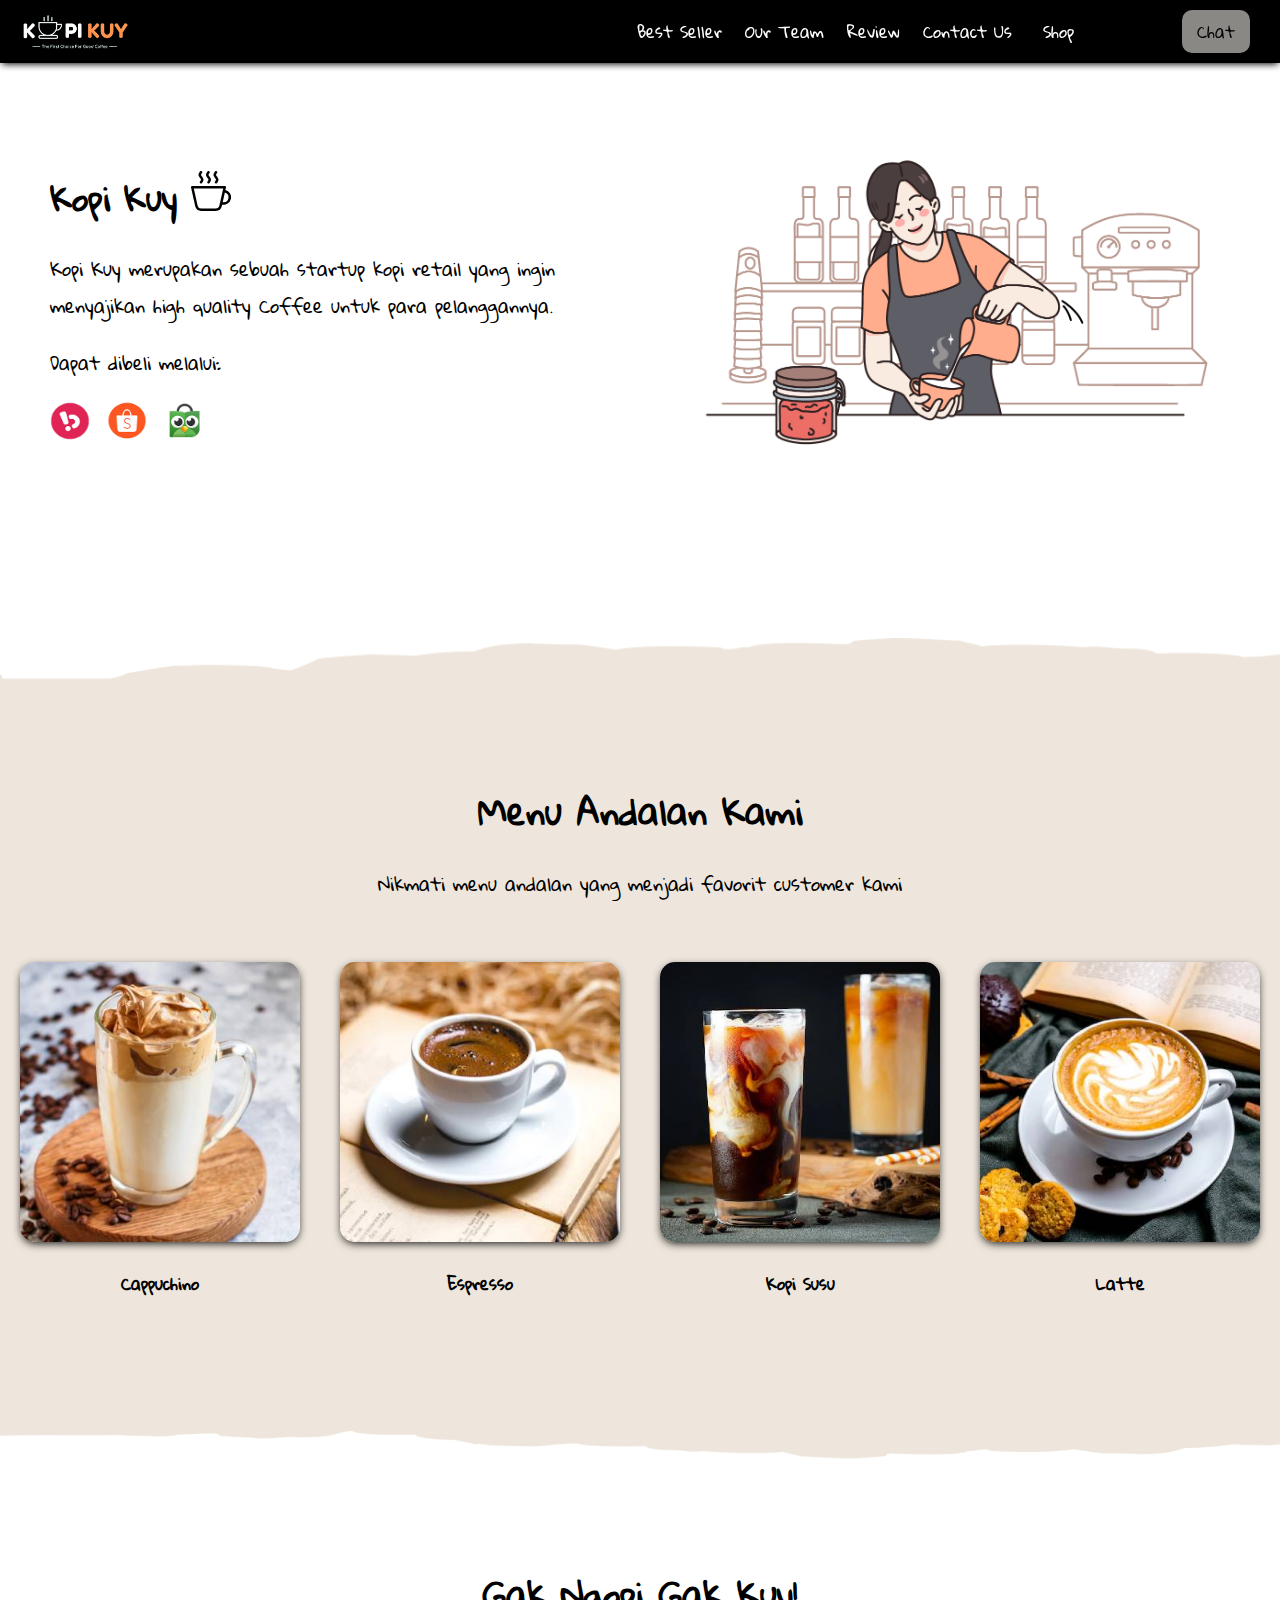
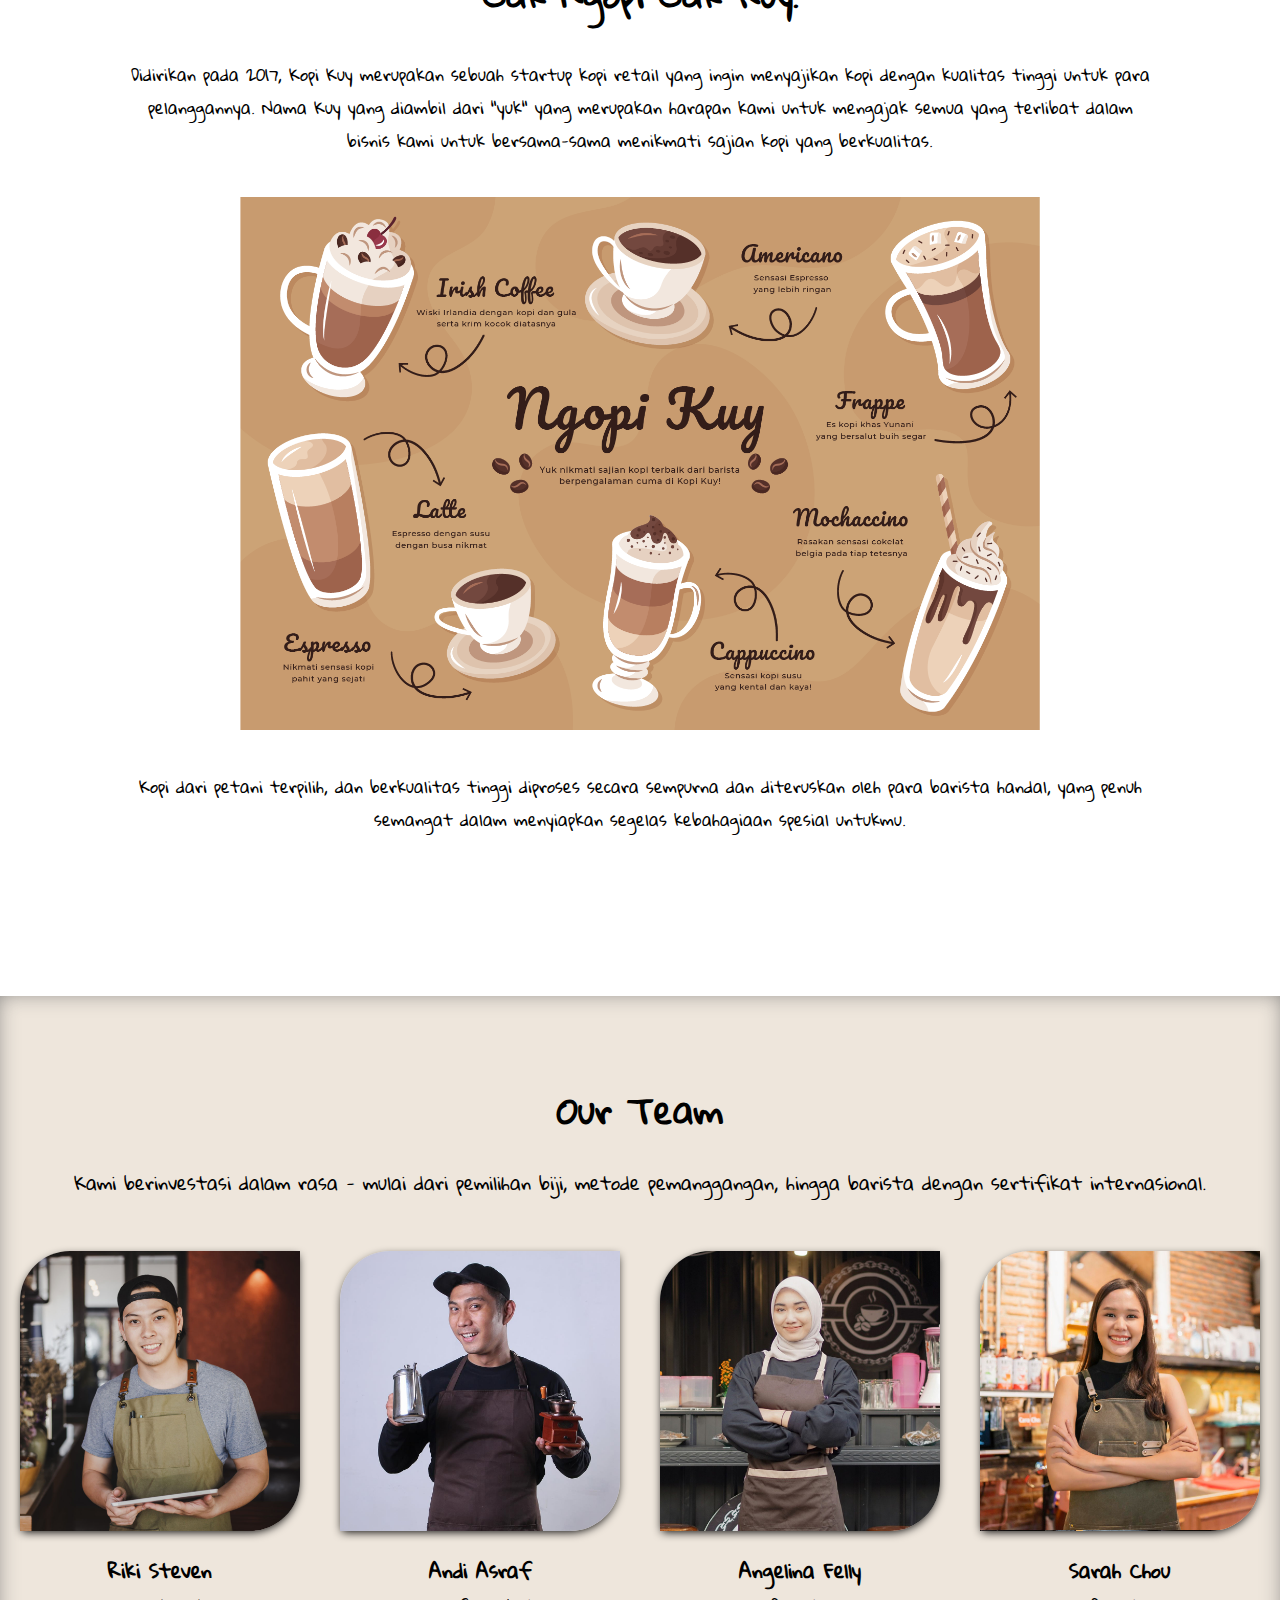
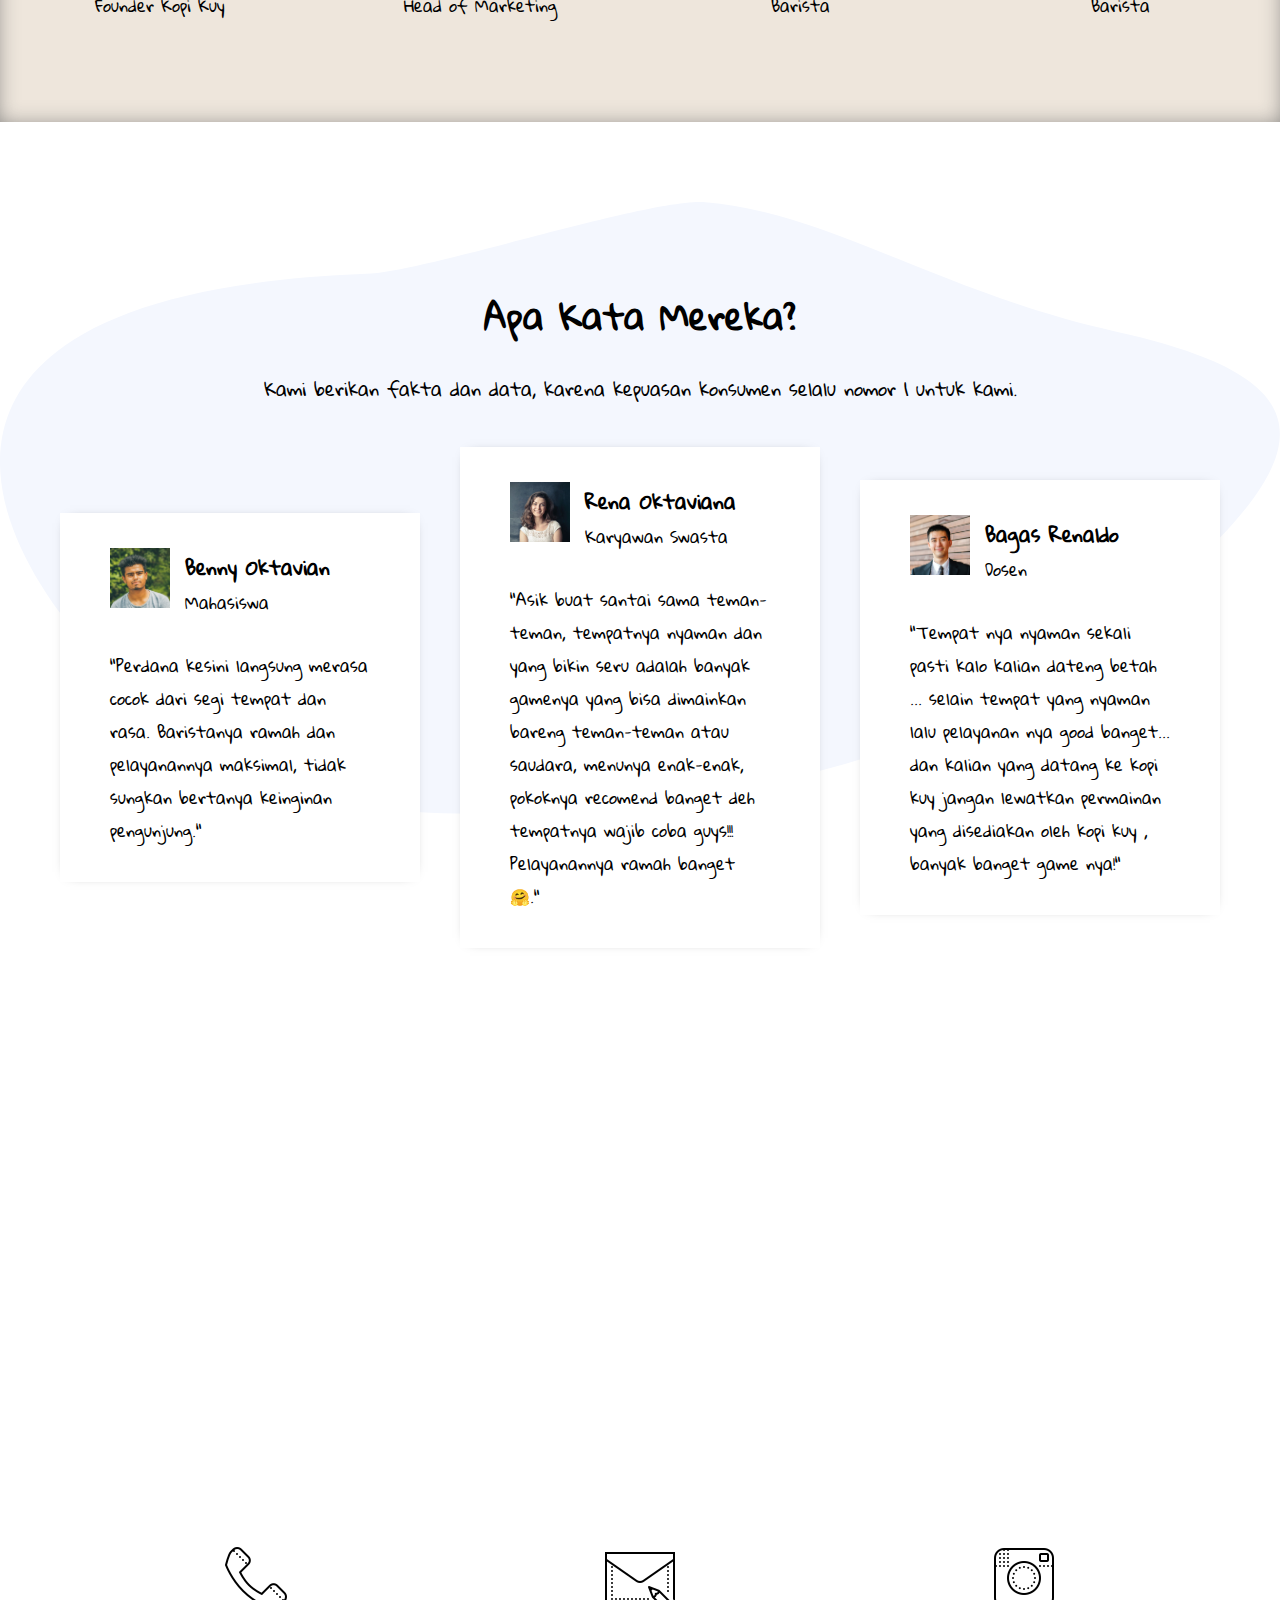
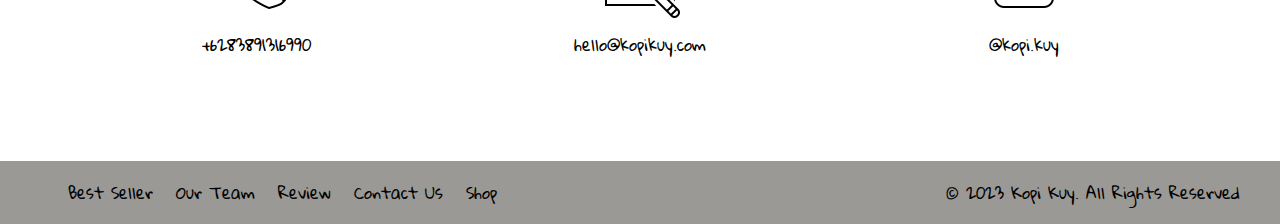
<file: index.html>
<!DOCTYPE html>
<html lang="id">

<head>
    <meta charset="UTF-8">
    <meta http-equiv="X-UA-Compatible" content="IE=edge">
    <meta name="viewport" content="width=device-width, initial-scale=1.0">
    <link rel="shortcut icon" href="images/favicon.ico" type="image/x-icon">
    <title>Website Kopi Kuy</title>
    <link rel="stylesheet" href="css/style.css">
</head>

<body>
    <nav>
        <img class="logo" src="images/logo/logo_kuy.png">
        <div class="navigasi">
            <a href="#best-seller">Best Seller</a>
            <a href="#our-team">Our Team</a>
            <a href="#review">Review</a>
            <a href="#contact-us">Contact Us</a>
        </div>
        <a class="shop" href="produk.html">Shop</a>
        <a class="chat" href="https://wa.me/6283891316990?text=hai">Chat</a>
    </nav>

    <!-- Tulis Kode HTML / <header> Setelah baris di bawah ini (baris 28) -->

    <header>
        <div class="kiri">
            <h1>Kopi Kuy <img src="images/icon/icon_kopi.svg" alt=""></h1>
            <p>Kopi Kuy merupakan sebuah startup kopi retail yang ingin menyajikan
                high quality Coffee untuk para pelanggannya.</p>
            <p>Dapat dibeli melalui:</p>
            <div class="olshop">
                <img src="images/logo/logo_bukalapak.png" alt="">
                <img src="images/logo/logo_shopee.png" alt="">
                <img src="images/logo/logo_tokopedia.png" alt="">
            </div>
        </div>
    
        <div class="kanan">
            <img src="images/header/header1.png" alt="">
        </div>
    </header>
    
<section class="best-seller" id="best-seller">
    <h2>Menu Andalan Kami</h2>
    <p>Nikmati menu andalan yang menjadi favorit customer kami</p>
    <div class="produk">
        <img src="images/produk/product_capuchino.jpg" alt="">
        <p>Cappuchino</p>
    </div>
    <div class="produk">
        <img src="images/produk/product_espresso.jpg" alt="">
        <p>Espresso</p>
    </div>
    
    <div class="produk">
        <img src="images/produk/product_kopi_susu.jpg" alt="">
        <p>Kopi Susu</p>
    </div>
    
    <div class="produk">
        <img src="images/produk/product_latte.jpg" alt="">
        <p>Latte</p>
    </div>

</section>

<section id="about-us" class="about-us">
    <h2>Gak Ngopi Gak Kuy!</h2>
    <p>
        Didirikan pada 2017, Kopi Kuy merupakan sebuah startup kopi retail yang ingin menyajikan kopi
        dengan kualitas tinggi
        untuk para pelanggannya. Nama Kuy yang diambil dari "yuk" yang merupakan harapan kami untuk
        mengajak semua yang terlibat dalam bisnis kami untuk bersama-sama menikmati sajian kopi yang
        berkualitas.
    </p>
    <img src="images/about-us/aset_kopi_jumbo.png">
    <p>
        Kopi dari petani terpilih, dan berkualitas tinggi diproses secara sempurna dan diteruskan
        oleh para barista handal,
        yang penuh semangat dalam menyiapkan segelas kebahagiaan spesial untukmu.
    </p>
</section>

<section class="our-team" id="our-team">

    <h2>Our Team</h2>

    <p>Kami berinvestasi dalam rasa - mulai dari pemilihan biji, metode pemanggangan,
        hingga barista dengan sertifikat internasional. </p>

    <div class="team">
        <img src="images/team/team1.jpg">
        <h3>Riki Steven</h3>
        <p>Founder Kopi Kuy</p>
    </div>

    <div class="team">
        <img src="images/team/team2.jpg">
        <h3>Andi Asraf</h3>
        <p>Head of Marketing</p>
    </div>

    <div class="team">
        <img src="images/team/team3.jpg">
        <h3>Angelina Felly</h3>
        <p>Barista</p>
    </div>

    <div class="team">
        <img src="images/team/team4.jpg">
        <h3>Sarah Chou</h3>
        <p>Barista</p>
    </div>

</section>

<section id="review" class="review">
    <h2>Apa Kata Mereka?</h2>

    <p>Kami berikan fakta dan data, karena kepuasan konsumen selalu nomor 1 untuk kami.</p>

    <div class="testimoni">
        <img src="images/customer/customer1.jpg">
        <div class="profile">
            <h3>Benny Oktavian</h3>
            <p>Mahasiswa</p>
        </div>
        <p>"Perdana kesini langsung merasa cocok dari segi tempat dan rasa. Baristanya ramah
            dan pelayanannya maksimal, tidak sungkan bertanya keinginan pengunjung."</p>
    </div>

    <div class="testimoni">
        <img src="images/customer/customer2.jpg">
        <div class="profile">
            <h3>Rena Oktaviana</h3>
            <p>Karyawan Swasta</p>
        </div>
        <p>"Asik buat santai sama teman-teman, tempatnya nyaman dan yang bikin seru adalah banyak gamenya yang bisa
            dimainkan bareng teman-teman atau saudara, menunya enak-enak, pokoknya recomend banget deh
            tempatnya wajib coba guys!!! Pelayanannya ramah banget 🤗."</p>
    </div>

    <div class="testimoni">
        <img src="images/customer/customer3.jpg">
        <div class="profile">
            <h3>Bagas Renaldo</h3>
            <p>Dosen</p>
        </div>
        <p>"Tempat nya nyaman sekali pasti kalo kalian dateng betah ... selain tempat yang
            nyaman lalu pelayanan nya good banget... dan kalian yang datang ke kopi kuy jangan
            lewatkan permainan yang disediakan oleh kopi kuy , banyak banget game nya!"</p>
    </div>
</section>

<section class="contact-us" id="contact-us">

    <iframe
        src="https://www.google.com/maps/embed?pb=!1m14!1m8!1m3!1d7932.741866032694!2d106.668581!3d-6.214715!3m2!1i1024!2i768!4f13.1!3m3!1m2!1s0x2e69f9912c7f297b%3A0xe5a3a671dae861ab!2sKopi%20kuy!5e0!3m2!1sid!2sid!4v1680617229460!5m2!1sid!2sid"
        allowfullscreen="" loading="lazy" referrerpolicy="no-referrer-when-downgrade"></iframe>

    <div class="kontak">
        <img src="images/icon/icon_phone.png">
        <p>+6283891316990</p>
    </div>

    <div class="kontak">
        <img src="images/icon/icon_mail.png">
        <p>hello@kopikuy.com</p>
    </div>

    <div class="kontak">
        <img src="images/icon/icon_instagram.png">
        <a href="https://instagram.com" role="button">
            <p>@kopi.kuy</p>
        </a>
    </div>

</section>

<footer>
    <div class="navigasi">
        <a href="#best-seller">Best Seller</a>
        <a href="#our-team">Our Team</a>
        <a href="#review">Review</a>
        <a href="#contact-us">Contact Us</a>
        <a href="produk.html">Shop</a>
    </div>
    <p>© 2023 Kopi Kuy. All Rights Reserved</p>
</footer>

    <!--
        Kode HTML tidak boleh lewat dari batas ini
        Pastikan setiap section di tutup
        misalnya kode <section class="best-seller"> harus ada
        di bawah kode </header> (perhatikan ada garis miringnya
        dan setiap section harus setelah kode </section>
        jangan menulis <section> di dalam <section>
    -->
</body>

</html>
</file>
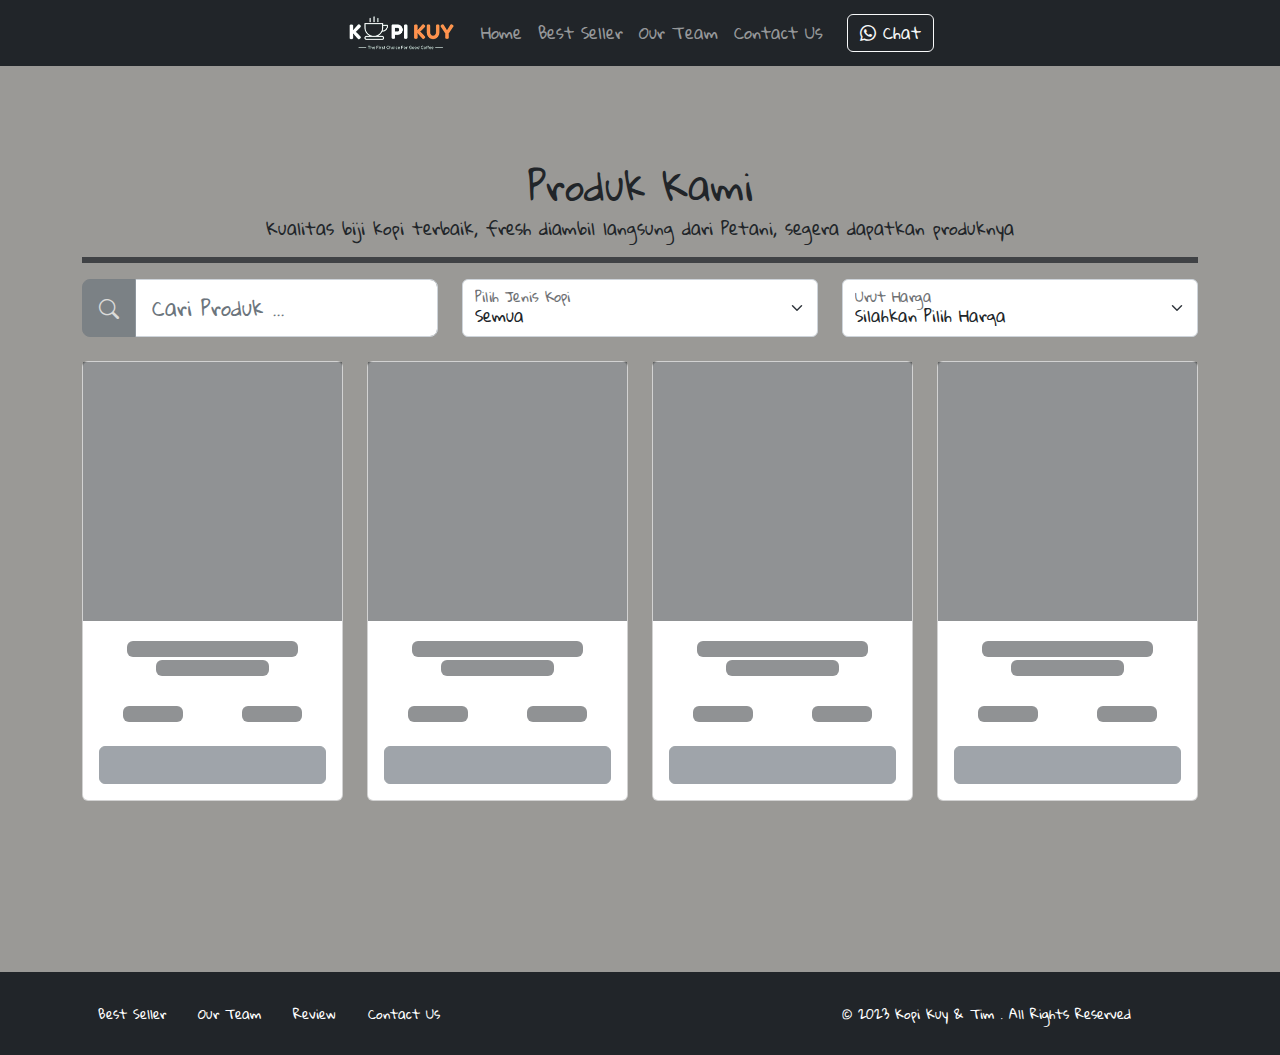
<file: produk.html>
<!DOCTYPE html>
<html lang="id">

<head>
    <meta charset="UTF-8">
    <meta http-equiv="X-UA-Compatible" content="IE=edge">
    <meta name="viewport" content="width=device-width, initial-scale=1.0">
    <link rel="shortcut icon" href="images/favicon/favicon.ico" type="image/x-icon">
    <title>Produk</title>
    <link rel="shortcut icon" href="images/favicon.ico" type="image/x-icon">
    <link rel="stylesheet" href="vendor/bootstrap/bootstrap.min.css">
    <link rel="stylesheet" href="vendor/bootstrap/bootstrap-icons.css">
    <script src="vendor/bootstrap/bootstrap.bundle.min.js"></script>
    <script src="js/jquery-3.6.3.min.js"></script>
    <style type="text/css">
        body {
            background-color: #9a9996;
        }

        @font-face {
            src: url(fonts/GloriaHallelujah-Regular.ttf);
            font-family: "GloriaHallelujah-Regular";
        }

        .container {
            width: auto;
            margin: auto;
            font-family: "GloriaHallelujah-Regular";
        }

        /* tulis kode CSS internal di bawah sini */

        .produk .card img {
            width: 100%;
            aspect-ratio: 1;
            object-fit: cover;
        }

        h1,
        h1 {
            font-size: calc(1.2rem + 1.5vw);
        }

        .fs-4 {
            font-size: calc(0.8rem + .3vw) !important;
        }

        .produk .card-title {
            height: 45px;
        }

        .produk .hargasize {
            height: 45px;
        }

        .card-title {
            font-size: 1rem;
            font-weight: bold;
        }

        .hargasize {
            font-size: 0.8rem;
        }

        footer,
        footer a.nav-link {
            font-size: 0.8rem;
        }

        /* Batas Akhir penulisan kode CSS internal */
    </style>
    <style>
        /* tulis kode CSS internal di bawah sini */
        * {
            scroll-behavior: smooth;
        }

        #produk_not_found {
            display: flex;
            align-items: center;
            flex-direction: column;
            justify-content: center;
            height: 330px;
            border: 1px solid #d1d1d1;
            border-radius: 10px;
            margin: 10px 0;
            padding: 30px;
            font-size: 1.2rem;
            font-weight: 400;
        }

        #back-top {
            top: -30px;
            right: 40px;
        }

        @media (max-width:600px) {
            #back-top {
                width: fit-content;
                top: -50px;
                left: 50%;
                transform: translate(-50%, 50%);
            }
        }

        /* Batas Akhir penulisan kode CSS internal */
    </style>
</head>

<body>
    <!-- Tulis Kode Bootstrap Di Bawah Sini -->

    <nav class="navbar navbar-dark bg-dark navbar-expand-lg bisadicopy">
        <div class="container">
            <a class="navbar-brand" href="#">
                <img src="images/logo/logo_kuy.png" height="40" alt="image">
            </a>
            <button class="navbar-toggler" type="button" data-bs-toggle="collapse" data-bs-target="#navbarNav11"
                aria-controls="navbarNav11" aria-expanded="false" aria-label="Toggle navigation">
                <span class="navbar-toggler-icon"></span>
            </button>
            <div class="collapse navbar-collapse" id="navbarNav11">
                <ul class="navbar-nav ms-auto">
                    <li class="nav-item active">
                        <a class="nav-link" href="index.html">Home</a>
                    </li>
                    <li class="nav-item">
                        <a class="nav-link" href="index.html#best-seller">Best Seller</a>
                    </li>
                    <li class="nav-item">
                        <a class="nav-link" href="index.html#our-team">Our Team</a>
                    </li>
                    <li class="nav-item">
                        <a class="nav-link" href="index.html#contact-us">Contact Us</a>
                    </li>
                </ul>
                <a class="btn btn-outline-light ms-md-3"
                    href="https://wa.me/6283891316990?text=halo kopi kuy saya mau pesan">
                    <i class="bi bi-whatsapp"></i> Chat</a>
            </div>
        </div>
    </nav>

    <section class="riki-block produk text-center my-5 py-5">
        <div class="container">
            <h1>Produk Kami</h1>
            <p class="fs-4">Kualitas biji kopi terbaik, fresh diambil langsung dari Petani, segera dapatkan produknya
            </p>
            <hr class="border border-dark border-3 opacity-75">

            <!-- Ini Untuk Select -->
            <div class="row gap-2 gap-md-0">
                <div class="col-md-4">
                    <div class="input-group input-group-lg h-100">
                        <button aria-readonly="true" disabled class="btn btn-secondary" type="button"
                            id="btn-cari-produk">
                            <i class="bi bi-search"></i>
                        </button>
                        <input id="cari-produk" type="search" class="form-control" placeholder="Cari Produk ..."
                            aria-label="Cari produk search">
                    </div>
                </div>
                <div class="col-md-4">
                    <div class="form-floating">
                        <select class="form-select" id="select_kopi">
                            <option selected value="semua">Semua</option>
                            <option value="arabica">Arabica</option>
                            <option value="robusta">Robusta</option>
                            <option value="lainnya">Lainnya</option>
                        </select>
                        <label for="select_kopi">Pilih Jenis Kopi</label>
                    </div>
                </div>
                <div class="col-md-4">
                    <div class="form-floating">
                        <select class="form-select" id="filter_harga">
                            <option selected disabled>Silahkan Pilih Harga</option>
                            <option value="paling_mahal">Paling Mahal</option>
                            <option value="paling_murah">Paling Murah</option>
                        </select>
                        <label for="filter_harga">Urut Harga</label>
                    </div>
                </div>
            </div>

            <div id="produk_not_found" class="mt-4">
                <svg class="w-25" xmlns="http://www.w3.org/2000/svg" data-name="Layer 1" width="982.48732"
                    height="763.01413" viewBox="0 0 982.48732 763.01413" xmlns:xlink="http://www.w3.org/1999/xlink">
                    <circle cx="559.4329" cy="333.06116" r="40.02979" fill="#e6e6e6" />
                    <path
                        d="M766.295,452.99465l-41.832-41.832a44.307,44.307,0,0,0-14.42627-61.92578,44.45758,44.45758,0,0,0-58.91358,12.23779,44.30652,44.30652,0,0,0,60.03321,62.99512l41.832,41.832A9.40939,9.40939,0,0,0,766.295,452.99465ZM709.59431,409.6011a31.68421,31.68421,0,1,1,9.27978-22.40381A31.58568,31.58568,0,0,1,709.59431,409.6011Z"
                        transform="translate(-108.75634 -68.49293)" fill="#3f3d56" />
                    <path
                        d="M1069.529,514.69884C1176.50914,633.00725,866.39184,803.50707,615.8095,803.50707S191.86334,671.39983,162.09,514.69884C89.89987,134.75174,777.16735-106.74054,615.8095,225.89055,380.61181,710.73882,985.27984,421.5284,1069.529,514.69884Z"
                        transform="translate(-108.75634 -68.49293)" fill="#e6e6e6" />
                    <path
                        d="M1021.529,542.69884C1128.50914,661.00725,818.39184,831.50707,567.8095,831.50707S143.86334,699.39983,114.09,542.69884C41.89987,162.75174,729.16735-78.74054,567.8095,253.89055,332.61181,738.73882,937.27984,449.5284,1021.529,542.69884Z"
                        transform="translate(-108.75634 -68.49293)" fill="#3f3d56" />
                    <path
                        d="M258.35026,265.31823c-75.06741-3.30525-133.27133-19.49788-132.50668-36.86436.45844-10.41178,21.70324-18.7842,58.28677-22.96955a1,1,0,1,1,.22727,1.987c-34.46168,3.943-56.11733,12.01678-56.516,21.07051-.69148,15.70451,59.11433,31.63093,130.59659,34.77832s132.4564-7.461,133.14787-23.16554c.40032-9.09178-20.59681-19.06558-54.79775-26.0284a1.00008,1.00008,0,1,1,.3991-1.95993c36.3011,7.39058,56.85694,17.624,56.39672,28.0763C392.81953,257.60908,333.41767,268.62348,258.35026,265.31823Z"
                        transform="translate(-108.75634 -68.49293)" fill="#198754" />
                    <path
                        d="M191.67927,268.22672a76.98277,76.98277,0,0,0,133.03578,5.52178A1211.97551,1211.97551,0,0,1,191.67927,268.22672Z"
                        transform="translate(-108.75634 -68.49293)" fill="#198754" />
                    <path
                        d="M333.019,252.71347a76.997,76.997,0,1,0-147.74945-5.70562A572.23325,572.23325,0,0,0,333.019,252.71347Z"
                        transform="translate(-108.75634 -68.49293)" fill="#198754" />
                    <circle cx="168.83353" cy="123.60073" r="9" fill="#fff" />
                    <circle cx="122.51347" cy="152.59128" r="15" fill="#fff" />
                    <circle cx="348.90479" cy="142.89813" r="9.99975" fill="#198754" />
                    <circle cx="122.90479" cy="452.89813" r="6.00007" fill="#e6e6e6" />
                    <circle cx="542.90479" cy="658.89813" r="6.00007" fill="#e6e6e6" />
                    <circle cx="151.90479" cy="339.89813" r="3.00007" fill="#e6e6e6" />
                    <circle cx="399.90479" cy="563.89813" r="3.00007" fill="#e6e6e6" />
                    <circle cx="850.90479" cy="534.89813" r="3.00007" fill="#e6e6e6" />
                    <circle cx="709.90479" cy="623.89813" r="3.00007" fill="#e6e6e6" />
                    <circle cx="562.90479" cy="515.89813" r="3.00007" fill="#e6e6e6" />
                    <circle cx="372.90479" cy="219.89813" r="3.00007" fill="#e6e6e6" />
                    <circle cx="396.90479" cy="71.89813" r="3.00007" fill="#e6e6e6" />
                    <circle cx="382.90479" cy="694.89813" r="3.00007" fill="#e6e6e6" />
                    <circle cx="234.90479" cy="631.89813" r="3.00007" fill="#e6e6e6" />
                    <circle cx="703.90479" cy="523.89813" r="3.00007" fill="#e6e6e6" />
                    <circle cx="148.3737" cy="224.7987" r="9" fill="#fff" />
                    <path
                        d="M460.6612,431.39114c0,26.88035-41.55939,89.516-53.70465,107.24669a3.99188,3.99188,0,0,1-6.5907,0c-12.14526-17.73066-53.70465-80.36634-53.70465-107.24669a57,57,0,1,1,114,0Z"
                        transform="translate(-108.75634 -68.49293)" fill="#fff" />
                    <circle cx="294.90486" cy="358.8982" r="29" fill="#198754" />
                    <ellipse cx="294.40486" cy="496.3982" rx="33.5" ry="6.5" fill="#fff" />
                    <path
                        d="M925.60957,386.41245a10.52681,10.52681,0,0,0-.64106,1.52851l-47.783,13.27682-8.61085-8.42662L854.1589,404.12429,867.953,420.52338a8,8,0,0,0,9.35283,2.169l51.61632-22.78484a10.49709,10.49709,0,1,0-3.31256-13.49509Z"
                        transform="translate(-108.75634 -68.49293)" fill="#ffb8b8" />
                    <path
                        d="M875.50191,401.996l-17.9352,13.95958a4.5,4.5,0,0,1-6.68163-1.33719L839.73843,394.891a12.49741,12.49741,0,0,1,19.76923-15.29426l16.33819,15.59379a4.5,4.5,0,0,1-.34394,6.80543Z"
                        transform="translate(-108.75634 -68.49293)" fill="#198754" />
                    <path
                        d="M930.19158,379.80967l18.18807,8.1829a3.14913,3.14913,0,0,1,1.57976,4.16384l-2.15339,4.78633a1.05293,1.05293,0,0,1,.52659,1.38795l-.86136,1.91453a1.05292,1.05292,0,0,1-1.388.52659l-.86136,1.91453a1.05292,1.05292,0,0,1,.52659,1.388l-.86136,1.91453a1.0529,1.0529,0,0,1-1.38794.52659L931.8709,432.36162a3.14914,3.14914,0,0,1-4.16384,1.57977l-18.18807-8.1829a3.14915,3.14915,0,0,1-1.57977-4.16384l18.08852-40.20522A3.14913,3.14913,0,0,1,930.19158,379.80967Z"
                        transform="translate(-108.75634 -68.49293)" fill="#3f3d56" />
                    <path
                        d="M912.82137,423.21181l14.59056,6.57106a3.03424,3.03424,0,0,0,3.99937-1.51155l6.73892-14.98951,2.34078-5.196,6.09875-13.562a3.026,3.026,0,0,0-1.51149-3.98886l-4.58726-2.06786L930.47694,383.964a3.02112,3.02112,0,0,0-3.98861,1.522L920.589,398.59669l-6.7179,14.92653-2.56118,5.69979A3.022,3.022,0,0,0,912.82137,423.21181Z"
                        transform="translate(-108.75634 -68.49293)" fill="#f2f2f2" />
                    <polygon points="773.577 540.443 785.837 540.442 791.67 493.154 773.575 493.155 773.577 540.443"
                        fill="#ffb8b8" />
                    <path
                        d="M879.2066,604.93325l24.1438-.001h.001a15.38605,15.38605,0,0,1,15.38648,15.38623v.5l-39.53052.00146Z"
                        transform="translate(-108.75634 -68.49293)" fill="#2f2e41" />
                    <polygon points="805.577 537.443 817.837 537.442 823.67 490.154 805.575 490.155 805.577 537.443"
                        fill="#ffb8b8" />
                    <path
                        d="M911.2066,601.93325l24.1438-.001h.001a15.38605,15.38605,0,0,1,15.38648,15.38623v.5l-39.53052.00146Z"
                        transform="translate(-108.75634 -68.49293)" fill="#2f2e41" />
                    <path
                        d="M827.34138,497.97109a39.41035,39.41035,0,0,0,36.8999,26.81006l.62012.01c6.32959.18,13.75976-1.86,21.0498-4.79,14.3999-5.79,28.23-15.06,31.8999-17.61l-6.21972,59.79-2.52,24.24a4.51415,4.51415,0,0,0,4.48,4.97h15.52978a4.50547,4.50547,0,0,0,4.35987-3.36l25.64013-97.65a19.032,19.032,0,0,0-19.71-23.83l-53.25976,3.65,3.71972-14.88-47.54-3.16-.13965.1c-1.14013.83-2.25,1.7-3.31005,2.61a40.27149,40.27149,0,0,0-6.99024,7.66A38.48741,38.48741,0,0,0,827.34138,497.97109Z"
                        transform="translate(-108.75634 -68.49293)" fill="#2f2e41" />
                    <path
                        d="M827.34138,497.97109a39.41035,39.41035,0,0,0,36.8999,26.81006,196.14623,196.14623,0,0,0,22.56982-13.39l-.8999,8.61-7.83984,75.42a4.51415,4.51415,0,0,0,4.48,4.97h15.52978a4.50547,4.50547,0,0,0,4.35987-3.36l9.15039-34.85,16.48974-62.8a19.032,19.032,0,0,0-19.71-23.83l-53.25976,3.65,3.71972-14.88-26.98-1.79A38.48741,38.48741,0,0,0,827.34138,497.97109Z"
                        transform="translate(-108.75634 -68.49293)" fill="#2f2e41" />
                    <path
                        d="M838.7735,458.32082l-.35766-.043-8.29517-40.78515c-.071-.354-6.85229-35.5332,13.93677-53.92432l.36182-2.51709a4.50032,4.50032,0,0,1,5.78711-3.65771l19.58471,6.0747a4.49086,4.49086,0,0,1,3.019,5.4419l-1.90381,7.2417c2.63989,3.1001,33.7146,40.51221,22.89038,69.33545L888.9488,464.439Z"
                        transform="translate(-108.75634 -68.49293)" fill="#198754" />
                    <path
                        d="M920.09389,426.48986a10.52591,10.52591,0,0,0-1.32908.99037l-47.89739-12.858-3.13136-11.634-18.17538,2.43095,3.54192,21.13437a8,8,0,0,0,6.95146,6.62248l56.032,6.619a10.4971,10.4971,0,1,0,4.00785-13.30516Z"
                        transform="translate(-108.75634 -68.49293)" fill="#ffb8b8" />
                    <path
                        d="M869.022,414.43646,846.48068,417.34a4.5,4.5,0,0,1-5.07405-4.54822l.42987-22.65461a12.49741,12.49741,0,0,1,24.79917-3.12052l6.14215,21.73423a4.5,4.5,0,0,1-3.75583,5.68559Z"
                        transform="translate(-108.75634 -68.49293)" fill="#198754" />
                    <circle cx="753.92061" cy="258.80372" r="24.56103" fill="#ffb8b8" />
                    <path
                        d="M861.3848,329.34791l-3.075-5.59966c-5.82461,23.73215,4.46383,43.37315,4.46383,43.37315l-39.93243-18.601.38033-6.59991-3.95134,4.484-5.67747-3.12872-.74992-4.28064-4.28563,1.06158,15.64354-28.38736c15.18238-27.01314,37.25508-16.69982,37.25508-16.69982,35.11544-1.66934,30.82681,32.97543,30.82681,32.97543Z"
                        transform="translate(-108.75634 -68.49293)" fill="#2f2e41" />
                    <ellipse cx="556.1612" cy="472.39114" rx="12.17949" ry="47.5"
                        transform="translate(-275.75171 306.36236) rotate(-32.66242)" fill="#3f3d56" />
                </svg>
                <h6 class="fs-5 mt-3">Produk tidak ditemukan</h6>
                <p class="fs-6">Produk yang anda cari tidak ditemukan, silahkan cari produk lainnya</p>
            </div>

            <div id="baris_produk" class="row row-cols-1 row-cols-sm-2 row-cols-md-3 row-cols-lg-4 text-center mt-4">
            </div>
        </div>
    </section>

    <footer class="riki-block footer-small py-4 bg-dark">
        <div class="container">
            <div class="row align-items-center">
                <div class="col-12 col-md-8">
                    <ul class="nav justify-content-center justify-content-md-start">
                        <li class="nav-item">
                            <a class="nav-link" href="index.html#best-seller">Best Seller</a>
                        </li>
                        <li class="nav-item">
                            <a class="nav-link" href="index.html#our-team">Our Team</a>
                        </li>
                        <li class="nav-item">
                            <a class="nav-link" href="index.html#review">Review</a>
                        </li>
                        <li class="nav-item">
                            <a class="nav-link" href="index.html#contact-us">Contact Us</a>
                        </li>
                    </ul>
                </div>

                <div class="col-12 col-md-4 mt-4 mt-md-0 text-justify text-md-right">
                    &copy; 2023 Kopi Kuy &amp; Tim . All Rights Reserved
                </div>
            </div>
        </div>
    </footer>

    <!-- Batas Akhir penulisan kode Bootstrap -->
    <script>
        /* Tulis Javascript Di bawah Sini */

        var sumber = "https://rikikurnia.com/prakerja/api/kopi"
        var sumber2 = "data.json"
        var selectedData = [];

        var $produkNotFound = $("#produk_not_found");
        var $backTop = $("#back-top");

        $produkNotFound.hide();

        $backTop.click(function () {
            $("html, body").scrollTop(0);
        });

        function showLoadingFetchData() {
            [1, 2, 3, 4].forEach(item => {
                baris_produk.innerHTML += `
                        <div class="col mb-4">
                            <div class="card p-0" aria-hidden="true">
                                <span class="placeholder" style="height: 259px;"></span>
                                <div class="card-body">
                                    <h5 class="card-title placeholder-glow">
                                        <span class="placeholder col-9 rounded"></span>
                                        <span class="placeholder col-6 rounded"></span>
                                    </h5>
                                    <p class="card-text placeholder-glow d-flex gap-2 justify-content-between my-4 mx-4">
                                        <span class="placeholder col-4 rounded"></span>
                                        <span class="placeholder col-4 rounded"></span>
                                    </p>
                                    <a class="btn btn-secondary disabled placeholder w-100"></a>
                                </div>
                            </div>
                        </div>
                    `;
            });
        }

        function fetchData(dipilih) {
            showLoadingFetchData();
            if (dipilih === "semua") {
                $.when(
                    $.getJSON(sumber),
                    $.getJSON(sumber2)
                ).then(function (dataSumber, dataSumber2) {
                    selectedData = [...dataSumber[0].robusta, ...dataSumber2[0].lainnya, ...dataSumber[0].arabica];
                    displayData(selectedData);
                });
            } else if (dipilih === "lainnya") {
                $.getJSON(sumber2).then(function (data) {
                    selectedData = data.lainnya;
                    displayData(selectedData);
                });
            } else {
                $.getJSON(sumber).then(function (data) {
                    selectedData = data[dipilih];
                    displayData(selectedData);
                });
            }
        }

        function displayData(data_kopi) {
            baris_produk.innerHTML = "";

            if (data_kopi.length === 0) {
                $produkNotFound.show();
            } else {
                $produkNotFound.hide();
                data_kopi.forEach(item => {
                    baris_produk.innerHTML += `<div class="col mb-4">
                            <div class="card">
                                <img src="${item.foto}" class="card-img-top" alt="...">
                                <div class="card-body">
                                    <h5 class="card-title">${item.nama}</h5>
                                    <div class="row hargasize my-4">
                                        <div class="col">
                                            ${item.size}
                                        </div>
                                        <div class="col fw-bold text-primary">
                                            Rp. ${item.harga}
                                        </div>
                                    </div>
                                    <a href="${item.link}" class="btn btn-secondary w-100"><i class="bi bi-cart4"></i> Beli</a>
                                </div>
                            </div>
                        </div>`;
                });
            }
        }

        $(document).ready(function () {
            fetchData("semua");

            $("#select_kopi").change(function () {
                var dipilih = $(this).val();
                fetchData(dipilih);
            });

            $("#filter_harga").change(function () {
                var dipilih = $(this).val();
                var keyword = $("#cari-produk").val().toLowerCase();

                if (dipilih === "paling_mahal") {
                    selectedData.sort((a, b) => b.harga - a.harga);
                } else if (dipilih === "paling_murah") {
                    selectedData.sort((a, b) => a.harga - b.harga);
                }

                if (keyword !== "") {
                    var filteredData = selectedData.filter(item => item.nama.toLowerCase().includes(keyword));
                    displayData(filteredData);
                } else {
                    // If no search keyword, display the sorted selectedData
                    displayData(selectedData);
                }
            });

            $("#cari-produk").on("input", function () {
                var keyword = $(this).val().toLowerCase();
                var filteredData = selectedData.filter(item => item.nama.toLowerCase().includes(keyword));
                displayData(filteredData);
            });
        });

        /* Batas Akhir penulisan kode Javascript */
    </script>
</body>

</html>
</file>
<file: css/style.css>
/* Kode * di bawah ini untuk mereset tampilan setiap web browser supaya seragam */

* {
   box-sizing: border-box;
   margin: 0;
   padding: 0;
}

html {
   /* scroll-behavior: smooth agar scroll ketika klik pada navigasi menjadi halus */
   scroll-behavior: smooth;
}

/* 
Kode di bawah ini untuk mengatur nav sampai footer agar memiliki tampilan flexibel
selengkapnya akan di bahas di hari ke 3
*/

nav,
header,
section,
footer {
   /* 
      display: flex memiliki pengaturan yang dapat mengatur agar elemen
      di dalamnya memiliki ukuran yang fleksibel
      digunakan saat ada elemen yang isinya lebih dari satu kolom
   */
   display: flex;
   /* 
      align-items: center mengatur elemen di dalamnya rata tengah vertikal
   */
   align-items: center;

   /* 
      justify-content: center mengatur elemen di dalamnya rata tengah horizontal
   */
   justify-content: center;

   /* 
      flex-wrap: wrap mengatur agar jika lebar elemen berlebih, maka elemen
      akan otomatis diletakan di baris baru (tidak dipaksakan di satu baris)
   */
   flex-wrap: wrap;
}



/* 
Kode @font-face untuk menginstall font ke dalam Website 
src adalah untuk lokasi fontnya, font dapat di cari di website https://fonts.google.com/
dengan memberi nama family, maka kita mendaftarkan font tersebut ke dalam website
*/

@font-face {
   src: url(../fonts/GloriaHallelujah-Regular.ttf);
   font-family: 'GloriaHallelujah-Regular';
}

body {
   /* 
   mendaftarkan semua teks pada body menjadi family Poppins 
   kenapa pada body? karena elemen body membungkus semua elemen dari nav section sampai footer
   */
   font-family: 'GloriaHallelujah-Regular';
}

/*
Misalnya ada font dari google yang bernama Irish Grover yang berada di:
https://fonts.gstatic.com/s/irishgrover/v23/buExpoi6YtLz2QW7LA4flVgv__RP.woff2

maka bisa coba copy kode berikut untuk menginstall font tadi:

@font-face {
  font-family: 'Irish Grover';
  font-style: normal;
  font-weight: 400;
  src: url(https://fonts.gstatic.com/s/irishgrover/v23/buExpoi6YtLz2QW7LA4flVgv__RP.woff2) format('woff2');
}

Jika kode di atas sudah di copy
Nanti pada element yang ingin menggunakan font Irish Grover Tadi, tinggal diganti font-familynya
misal mau mengganti h1 dan h2 maka kodenya sebagai berikut:

h1,h2 {
   font-family: 'Irish Grover';
}

*/


a {
   /* menghilangkan garis bawah pada link */
   text-decoration: none;

   /* 
   color: adalah untuk mengganti warna tulisan.
   color:unset digunakan pada a untuk menghilangkan warna bawaan pada link (biasanya warna biru) 
   */
   color: unset;
}

h2 {
   /* mengatur ukuran huruf ke 34 pixel */
   font-size: 34px;
}

h3 {
   /* mengatur ukuran huruf ke 1.2rem */
   font-size: 1.2rem;
}

h1,
h2,
h3 {
   /* mengatur tebal huruf bisa bold, normal*/
   font-weight: bold;
}

img {
   /* 
      kode max-width artinya lebar maksimal
      mengatur agar semua elemen img memiliki lebar maksimal 100% agar
      besar gambar tidak melebihi layar ataupun elemen pembungkus
   */
   max-width: 100%;
}

/* Navigasi */

nav {
   /* 
   background-color mengatur warna latar belakang 
   untuk pengguna hp, pergantian warna tidak bisa seperti vs code
   hanya dapat menggunakan warna bahasa inggris seperti: red, green, brown, purple dsb
   untuk pengguna vscode silahkan arahkan mouse ke kotak warna di bawah
   untuk mengganti warna sesuai keinginan
   */
   background-color: #000000;

   /* box-shadow membuat efek bayangan */
   box-shadow: 0 3px 7px -2px #000;

   /* width mengatur lebar elemen. 100% agar lebarnya full dari kiri sampai kanan layar */
   width: 100%;

   /* 
   padding digunakan untuk memberi jarak ke dalam. 
   efeknya bila digunakan pada elemen yang memiliki warna latar akan membuat elemen tersebut 'gemuk'
   padding-top artinya jarak ke atas, nilai padding dapat berupa
   padding-top, padding-bottom, padding-left, padding-right
   */
   padding-top: 10px;
   padding-bottom: 10px;

   /* 
   position mengatur posisi elemen, position:fixed supaya elemen nav akan ikut menempel di atas layar
   saat kita scroll ke bawah. Jika ingin navigasi gak nempel, bisa menggunakan position:static;
   */
   position: fixed;

   /* Nilai z-index semakin besar, maka elemen akan semakin di depan */
   z-index: 500;
}

img.logo {
   /* height mengatur tinggi elemen */
   height: 40px;
   /* penjelasan margin mirip dengan padding, fungsinya untuk memberi jarak pada elemen */
   margin-left: 20px;
}

div.navigasi {
   margin-left: auto;
   margin-right: 15px;
}

nav a {
   color: #fff;
   padding-left: 8px;
   padding-right: 8px;
}

a.shop {
   margin-right: 100px;
}

a.chat {
   margin-right: 30px;
   background-color: rgb(138, 136, 132);
   color: #000000;
   padding-top: 5px;
   padding-right: 15px;
   padding-bottom: 5px;
   padding-left: 15px;
   border-radius: 10px;
}


/* 
   PERHATIKAN bahwa dalam mengatur elemen, nama elemen langsung ditulis
   sedangkan untuk mengatur class, dibutuhkan tanda titik (.) terlebih dulu
   img {} berarti seluruh elemen dengan tag img (<img src="....">), 
   sedangkan .img artinya hanya elemen dengan class img (<img class="img" src="...">) 
*/


/* HEADER */


header,
section {
   /*
    padding mengatur jarak ke dalam
    pada padding dan margin ditambahkan top / right / bottom / top 
    untuk mengatur jarak masing-masing 
   */
   padding-top: 80px;
   padding-bottom: 80px;

   /* margin mengatur jarak ke luar */
   margin-bottom: 80px;
}

/* penulisan CSS dapat digabung dengan beberapa elemen */
header div.kiri,
header div.kanan {
   /* width mengatur lebar elemen. 50% artinya setengah ukuran elemen pembungkus */
   width: 50%;
   padding: 50px;
}

header h1 {
   margin-bottom: 20px;
}

header p {
   /* font-size digunakan untuk mengatur ukuran huruf */
   font-size: 18px;
   margin-bottom: 20px;
}

div.olshop img {
   width: 40px;
   /* aspect-ratio:1 agar tinggi menyesuaikan width */
   aspect-ratio: 1;
   margin-right: 10px;
}

/* Best Seller */

section.best-seller {
   position: relative;

   /* background-color mengatur warna latar belakang elemen */
   background-color: #EEE6DC;

   /* text-align mengatur rata tulisan, bisa bernilai: left, right, center, justify */
   text-align: center;
}

/* 
terkait position, after, dan before memerlukan pemahaman mendalam
terkait layout pada CSS untuk dapat memahami secara penuh 
*/

section.best-seller::before,
section.best-seller::after {
   position: absolute;
   content: "";
   width: 100%;
   height: 76px;

   /* background-image untuk menambahkan gambar sebagai background */
   background-image: url(../images/background/garis-atas.png);

   /*background-size agar gambar latar menyesuaikan tinggi / lebar elemen */
   background-size: cover;

   top: -60px;
   left: 0;
}

section.best-seller::after {
   height: 60px;
   background-image: url(../images/background/garis-bawah.png);
   top: unset;
   bottom: -60px;
}

section.best-seller h2 {
   margin-bottom: 20px;
   width: 100%;
}

/* 
Penulisan section.best-seller > p berarti mengatur elemen p yang langsung
di bungkus oleh elemen <section class="best-seller">
aturan ini tidak berlaku untuk elemen <p> yang ada di dalam <div class="produk">
*/

section.best-seller>p {
   font-size: 18px;
   margin-bottom: 40px;
   width: 100%;
}

div.produk {
   /* 
      Penulisan padding dan margin seperti padding:20px ini penulisan singkat 
      yang berarti top, right, bottom, left nilainya sama, yaitu 20px 
   */
   padding: 20px;
   width: 25%;
}

div.produk img {
   /* transition membuat animasi transisi dari perubahan style, 0.3s berarti 0.3 detik */
   transition: all 0.3s ease;

   /* border-radius  Membuat sudut membulat */
   border-radius: 15px;

   /* box-shadow membuat efek bayangan */
   box-shadow: 0 3px 10px -2px #000;
}

/*

kode div.produk img:hover akan dijalankan saat mouse ada di atas elemen <img> yang ada
di dalam <div class="produk"> 
karena ada efek transition pada div.produk img 
maka akan menghasilkan efek animasi yang smooth

*/
div.produk img:hover {

   /* membuat transformasi, bisa berupa scale(1.05), rotate(180deg), translateY(-50px), dsb */
   transform: scale(0.9);
   border-radius: 50%;
}

div.produk p {
   margin-top: 15px;
   font-weight: bold;
}



/* About US */

section.about-us {
   /* max-width: 80%; mengatur lebar maksimal elemen tidak boleh melebihi 80% layar */
   max-width: 80%;

   /* margin-left dan margin-right auto akan membuat posisi elemen berada di tengah */
   margin-left: auto;
   margin-right: auto;
   text-align: center;
}

section.about-us h2 {
   margin-bottom: 30px;
   width: 100%;
}

section.about-us img {
   /* 
      Penulisan width: 800px dan max-width: 100% mengatur agar
      elemen memiliki lebar 800px namun tidak boleh melebihi 100% ukuran layar
   */
   width: 800px;
   max-width: 100%;
   margin: auto;
}

/*
section.about-us p:nth-child(2) berarti mengatur elemen ke 2 dengan jenis <p>
yang ada di dalam <section class="about-us">
*/

section.about-us p:nth-child(2) {
   margin-bottom: 40px;
}

section.about-us p:nth-child(4) {
   margin-top: 40px;
}


/* OUR TEAM */

section.our-team {
   background-color: #EEE6DC;
   box-shadow: inset 0px 0px 23px -6px #707070;
   text-align: center;
}

section.our-team h2 {
   margin-bottom: 20px;
   width: 100%;
}

section.our-team>p {
   margin-bottom: 30px;
   font-size: 18px;
   width: 800px;
   max-width: 90%;
   margin-left: auto;
   margin-right: auto;
   width: 100%;
}

div.team {
   width: 25%;
   padding: 20px;
}

div.team img {
   width: 100%;
   aspect-ratio: 1/1;
   object-fit: cover;
   box-shadow: 0 3px 10px -2px #000;
   border-radius: 50px 0px 50px 0px;
   margin-bottom: 10px;
}


/* REVIEW */

section.review {
   background-image: url(../images/background/bg-review.svg);
   /* 
      background-size: contain;
      membuat gambar latar belakang tidak terpotong
   */
   background-size: contain;

   /* 
      background-repeat: no-repeat;
      membuat gambar latar belakang tidak diulang (duplikat)
   */
   background-repeat: no-repeat;
   padding-left: 40px;
   padding-right: 40px;
   justify-content: space-around;
   /* align-items: stretch; membuat tinggi elemen di dalam .review .baris seragam */
   text-align: center;
}

section.review h2 {
   margin-bottom: 20px;
   width: 100%;
}

section.review>p {
   margin-bottom: 40px;
   font-size: 18px;
   width: 100%;
}

div.testimoni {
   width: 30%;
   display: flex;
   flex-wrap: wrap;
   padding: 35px 50px;
   box-shadow: 0px 0px 12px -10px #000;
   background-color: #fff;
}

div.testimoni img {
   width: 60px;
   height: 60px;
   margin-right: 15px;
   object-fit: cover;
}

div.profile {
   text-align: left;
   display: block;
   margin-bottom: 30px;
   width: calc(100% - 75px);
}

div.profile p {
   width: 100%;
   text-align: left;
}

div.testimoni>p {
   width: 100%;
   text-align: left;
}


/* CONTACT US */
section.contact-us {
   margin-bottom: 20px;
}

section.contact-us iframe {
   width: 100%;
   height: 300px;
   border: 0;
}

div.kontak {
   width: 30%;
   /* color mengatur warna tulisan */
   color: rgb(0, 0, 0);
   text-align: center;
   margin-top: 50px;
}


/* FOOTER */

footer {
   background-color: #9a9996;
   padding-top: 15px;
   padding-bottom: 15px;
   color: #000000;
   padding-right: 40px;
   padding-left: 40px;
}

footer div.navigasi {
   margin-left: 20px;
   margin-right: auto;
}

footer div.navigasi a {
   padding: 8px;
}

/* UNTUK kode RESPONSIF hari ke 3 tulis DI BAWAH sini */



@media (max-width:600px) {
   div.navigasi {
      display: none;
   }

   a.shop {
      margin-right: 20px;
      margin-left: auto;
   }

   header div.kiri,
   header div.kanan {
      width: 100%;
      padding: 30px;
      text-align: center;
   }

   div.produk,
   div.team {
      width: 50%;
   }

   div.testimoni {
      width: 100%;
      margin-bottom: 30px;
   }

}

/* Kode CSS Selesai di sini */
</file>
